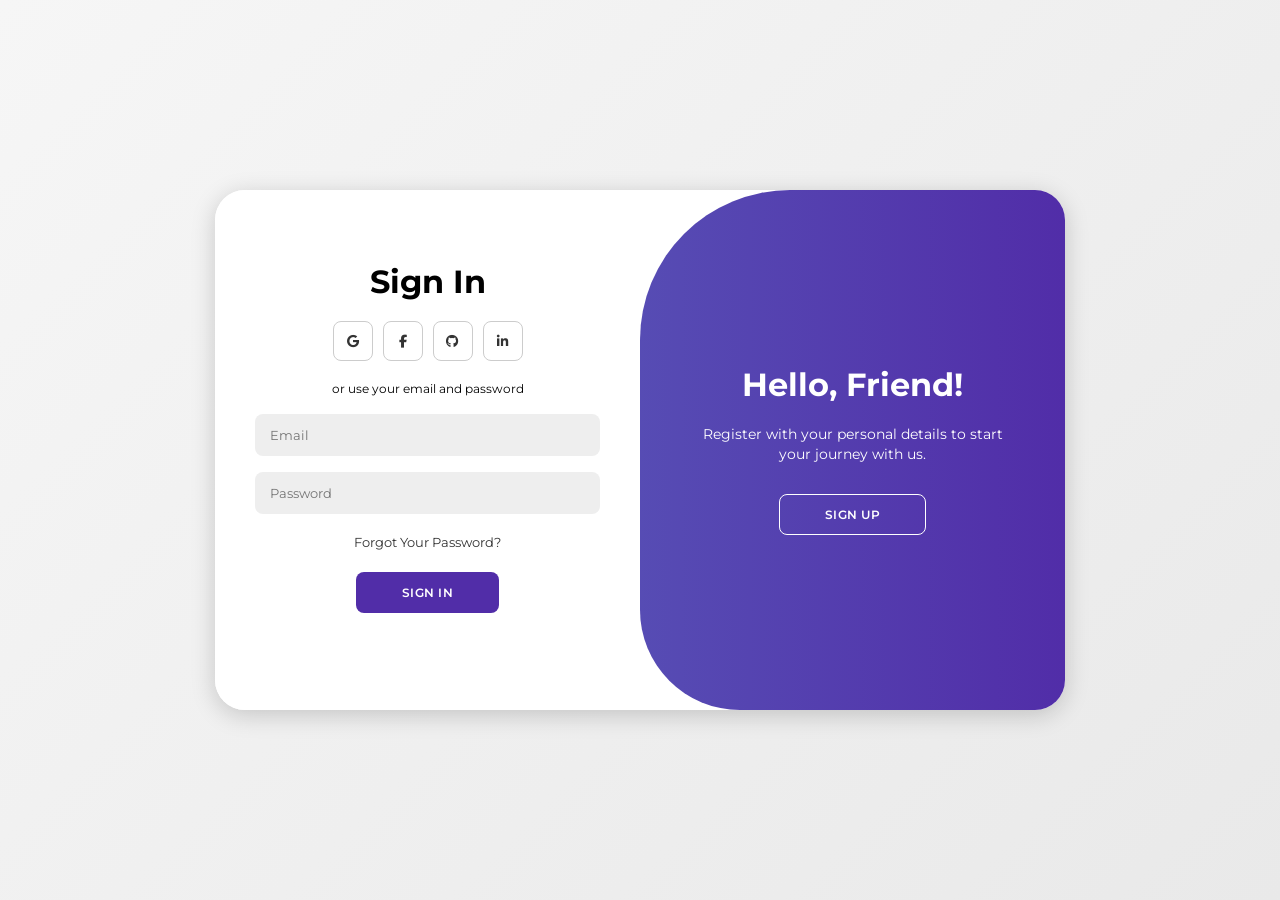
<file: index.html>
<!DOCTYPE html>
<html lang="en">
<head>
    <meta charset="UTF-8">
    <meta name="viewport" content="width=device-width, initial-scale=1.0">

    <title>Login & Register</title>

    <link rel="stylesheet" href="style.css">

    <link
        rel="stylesheet"
        href="https://cdnjs.cloudflare.com/ajax/libs/font-awesome/6.5.2/css/all.min.css"
    >
</head>

<body>

    <div class="container" id="container">

        <!-- ================= REGISTER ================= -->

        <div class="form-container sign-up">

            <form id="registerForm">

                <h1>Create Account</h1>

                <div class="social-icons">

                    <a href="#" class="icon">
                        <i class="fa-brands fa-google"></i>
                    </a>

                    <a href="#" class="icon">
                        <i class="fa-brands fa-facebook-f"></i>
                    </a>

                    <a href="#" class="icon">
                        <i class="fa-brands fa-github"></i>
                    </a>

                    <a href="#" class="icon">
                        <i class="fa-brands fa-linkedin-in"></i>
                    </a>

                </div>

                <span>or use your email for registration</span>

                <input
                    type="text"
                    id=" Name"
                    placeholder="Name"
                    required
                >

                <input
                    type="email"
                    id="registerEmail"
                    placeholder="Email"
                    required
                >

                <input
                    type="password"
                    id="registerPassword"
                    placeholder="Password"
                    required
                >

                <button type="submit">
                    Sign Up
                </button>

                <p id="registerMessage"></p>

            </form>

        </div>


        <!-- ================= LOGIN ================= -->

        <div class="form-container sign-in">

            <form id="loginForm">

                <h1>Sign In</h1>

                <div class="social-icons">

                    <a href="https://www.google.com/" class="icon">
                        <i class="fa-brands fa-google"></i>
                    </a>

                    <a href="https://www.facebook.com/" class="icon">
                        <i class="fa-brands fa-facebook-f"></i>
                    </a>

                    <a href="https://www.github.com/" class="icon">
                        <i class="fa-brands fa-github"></i>
                    </a>

                    <a href="https://www.linkedin.com/in/jabbarsanto/" class="icon">
                        <i class="fa-brands fa-linkedin-in"></i>
                    </a>

                </div>

                <span>or use your email and password</span>

                <input
                    type="email"
                    id="loginEmail"
                    placeholder="Email"
                    required
                >

                <input
                    type="password"
                    id="loginPassword"
                    placeholder="Password"
                    required
                >

                <a href="#">
                    Forgot Your Password?
                </a>

                <button type="submit">
                    Sign In
                </button>

                <p id="loginMessage"></p>

            </form>

        </div>


        <!--  TOGGLE -->

        <div class="toggle-container">

            <div class="toggle">

                <div class="toggle-panel toggle-left">

                    <h1>Welcome Back!</h1>

                    <p>
                        Enter your personal details
                        to use all of our features.
                    </p>

                    <button
                        class="hidden"
                        id="login"
                        type="button"
                    >
                        Sign In
                    </button>

                </div>


                <div class="toggle-panel toggle-right">

                    <h1>Hello, Friend!</h1>

                    <p>
                        Register with your personal details
                        to start your journey with us.
                    </p>

                    <button
                        class="hidden"
                        id="register"
                        type="button"
                    >
                        Sign Up
                    </button>

                </div>

            </div>

        </div>

    </div>


    <script src="script.js"></script>

</body>
</html>
</file>
<file: style.css>
@import url('https://fonts.googleapis.com/css2?family=Montserrat:wght@400;500;600;700&display=swap');


* {
    margin: 0;
    padding: 0;
    box-sizing: border-box;
    font-family: 'Montserrat', sans-serif;
}


body {
    background: linear-gradient(135deg, #f6f6f6, #e9e9e9);

    min-height: 100vh;

    display: flex;
    align-items: center;
    justify-content: center;

    padding: 20px;
}


/* ================= CONTAINER ================= */

.container {

    background: #ffffff;

    border-radius: 30px;

    box-shadow:
        0 5px 25px rgba(0, 0, 0, 0.18);

    position: relative;

    overflow: hidden;

    width: 850px;

    max-width: 100%;

    min-height: 520px;
}


.container p {
    font-size: 14px;

    line-height: 20px;

    margin: 20px 0;
}


.container span {
    font-size: 12px;

    margin-bottom: 10px;
}


.container a {
    color: #333;

    font-size: 13px;

    text-decoration: none;

    margin: 12px 0;
}


.container button {

    background: #512da8;

    color: white;

    border: 1px solid transparent;

    border-radius: 8px;

    padding: 12px 45px;

    font-size: 12px;

    font-weight: 600;

    letter-spacing: 0.5px;

    text-transform: uppercase;

    cursor: pointer;

    margin-top: 10px;

    transition: 0.3s;
}


.container button:hover {
    transform: scale(1.03);
}


.container button.hidden {

    background: transparent;

    border-color: #ffffff;
}


/* ================= FORM ================= */

.form-container {

    position: absolute;

    top: 0;

    height: 100%;

    transition: all 0.6s ease-in-out;
}


.form-container form {

    background: #ffffff;

    display: flex;

    flex-direction: column;

    align-items: center;

    justify-content: center;

    height: 100%;

    padding: 0 40px;
}


.sign-in {

    left: 0;

    width: 50%;

    z-index: 2;
}


.container.active .sign-in {

    transform: translateX(100%);
}


.sign-up {

    left: 0;

    width: 50%;

    opacity: 0;

    z-index: 1;
}


.container.active .sign-up {

    transform: translateX(100%);

    opacity: 1;

    z-index: 5;

    animation: move 0.6s;
}


@keyframes move {

    0%,
    49.99% {

        opacity: 0;

        z-index: 1;
    }

    50%,
    100% {

        opacity: 1;

        z-index: 5;
    }
}


/* input */

.container input {

    background: #eeeeee;

    border: none;

    margin: 8px 0;

    padding: 13px 15px;

    font-size: 13px;

    border-radius: 8px;

    width: 100%;

    outline: none;

    transition: 0.3s;
}


.container input:focus {

    box-shadow:
        0 0 0 2px rgba(81, 45, 168, 0.2);
}


/* ================= SOCIAL ================= */

.social-icons {

    margin: 20px 0;
}


.social-icons a {

    border: 1px solid #cccccc;

    border-radius: 20%;

    display: inline-flex;

    align-items: center;

    justify-content: center;

    width: 40px;

    height: 40px;

    margin: 0 3px;

    transition: 0.3s;
}


.social-icons a:hover {

    background: #512da8;

    color: white;

    border-color: #512da8;
}


/* ================= TOGGLE ================= */

.toggle-container {

    position: absolute;

    top: 0;

    left: 50%;

    width: 50%;

    height: 100%;

    overflow: hidden;

    transition: all 0.6s ease-in-out;

    border-radius: 150px 0 0 100px;

    z-index: 1000;
}


.container.active .toggle-container {

    transform: translateX(-100%);

    border-radius: 0 150px 100px 0;
}


.toggle {

    background: linear-gradient(
        to right,
        #5c6bc0,
        #512da8
    );

    height: 100%;

    width: 200%;

    position: relative;

    left: -100%;

    transform: translateX(0);

    transition: all 0.6s ease-in-out;
}


.container.active .toggle {

    transform: translateX(50%);
}


.toggle-panel {

    position: absolute;

    width: 50%;

    height: 100%;

    display: flex;

    align-items: center;

    justify-content: center;

    flex-direction: column;

    padding: 0 30px;

    text-align: center;

    color: #ffffff;

    top: 0;

    transform: translateX(0);

    transition: all 0.6s ease-in-out;
}


.toggle-panel p {

    max-width: 300px;
}


.toggle-left {

    transform: translateX(-200%);
}


.container.active .toggle-left {

    transform: translateX(0);
}


.toggle-right {

    right: 0;
}


.container.active .toggle-right {

    transform: translateX(200%);
}


/* ================= MESSAGE ================= */

#loginMessage,
#registerMessage {

    font-size: 12px;

    margin: 10px 0 0;

    min-height: 15px;

    text-align: center;
}


/* ================= MOBILE ================= */

@media (max-width: 768px) {

    body {
        padding: 15px;
    }


    .container {

        width: 100%;

        min-height: 600px;

        border-radius: 20px;
    }


    .form-container {

        width: 100%;
    }


    .sign-in {

        width: 100%;
    }


    .sign-up {

        width: 100%;
    }


    .toggle-container {

        display: none;
    }


    .container.active .sign-in {

        transform: translateX(-100%);
    }


    .container.active .sign-up {

        transform: translateX(0);
    }


    .sign-up {

        transform: translateX(100%);
    }


    .sign-in {

        transform: translateX(0);
    }
}
</file>
